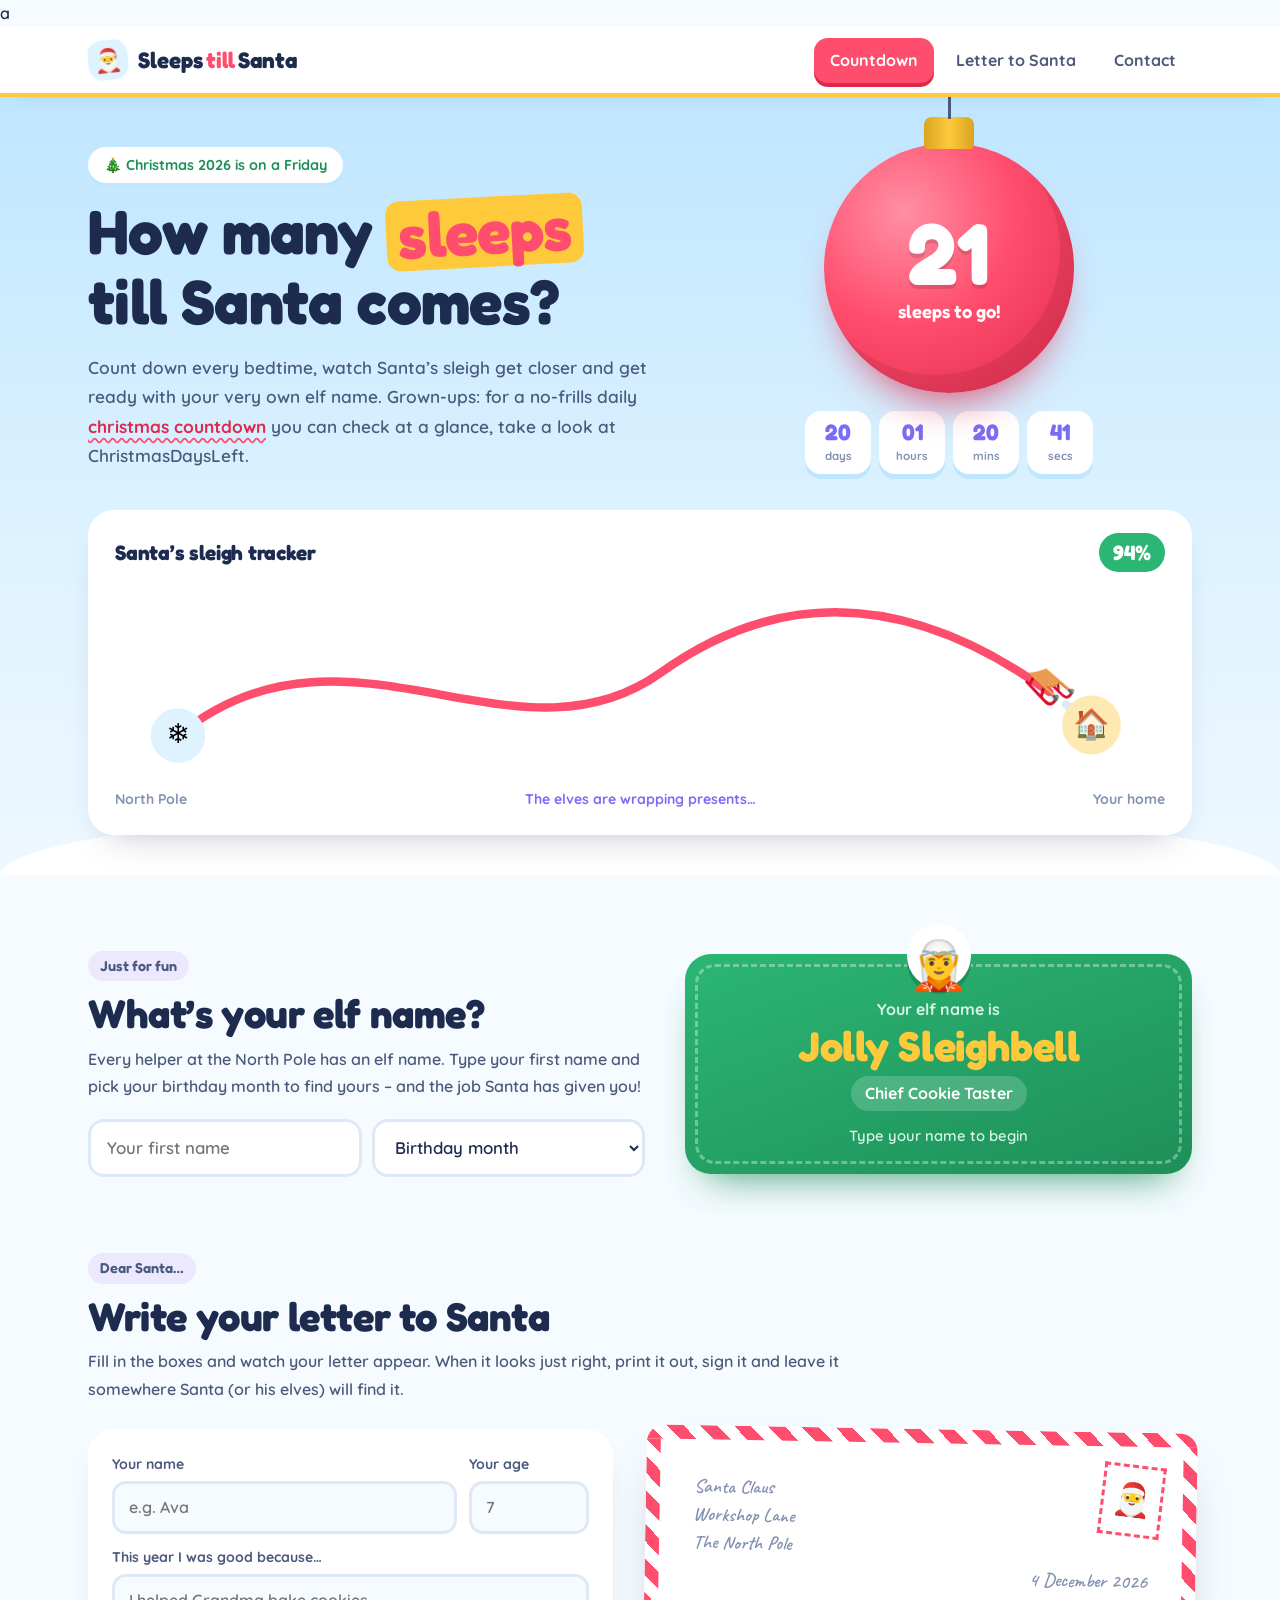
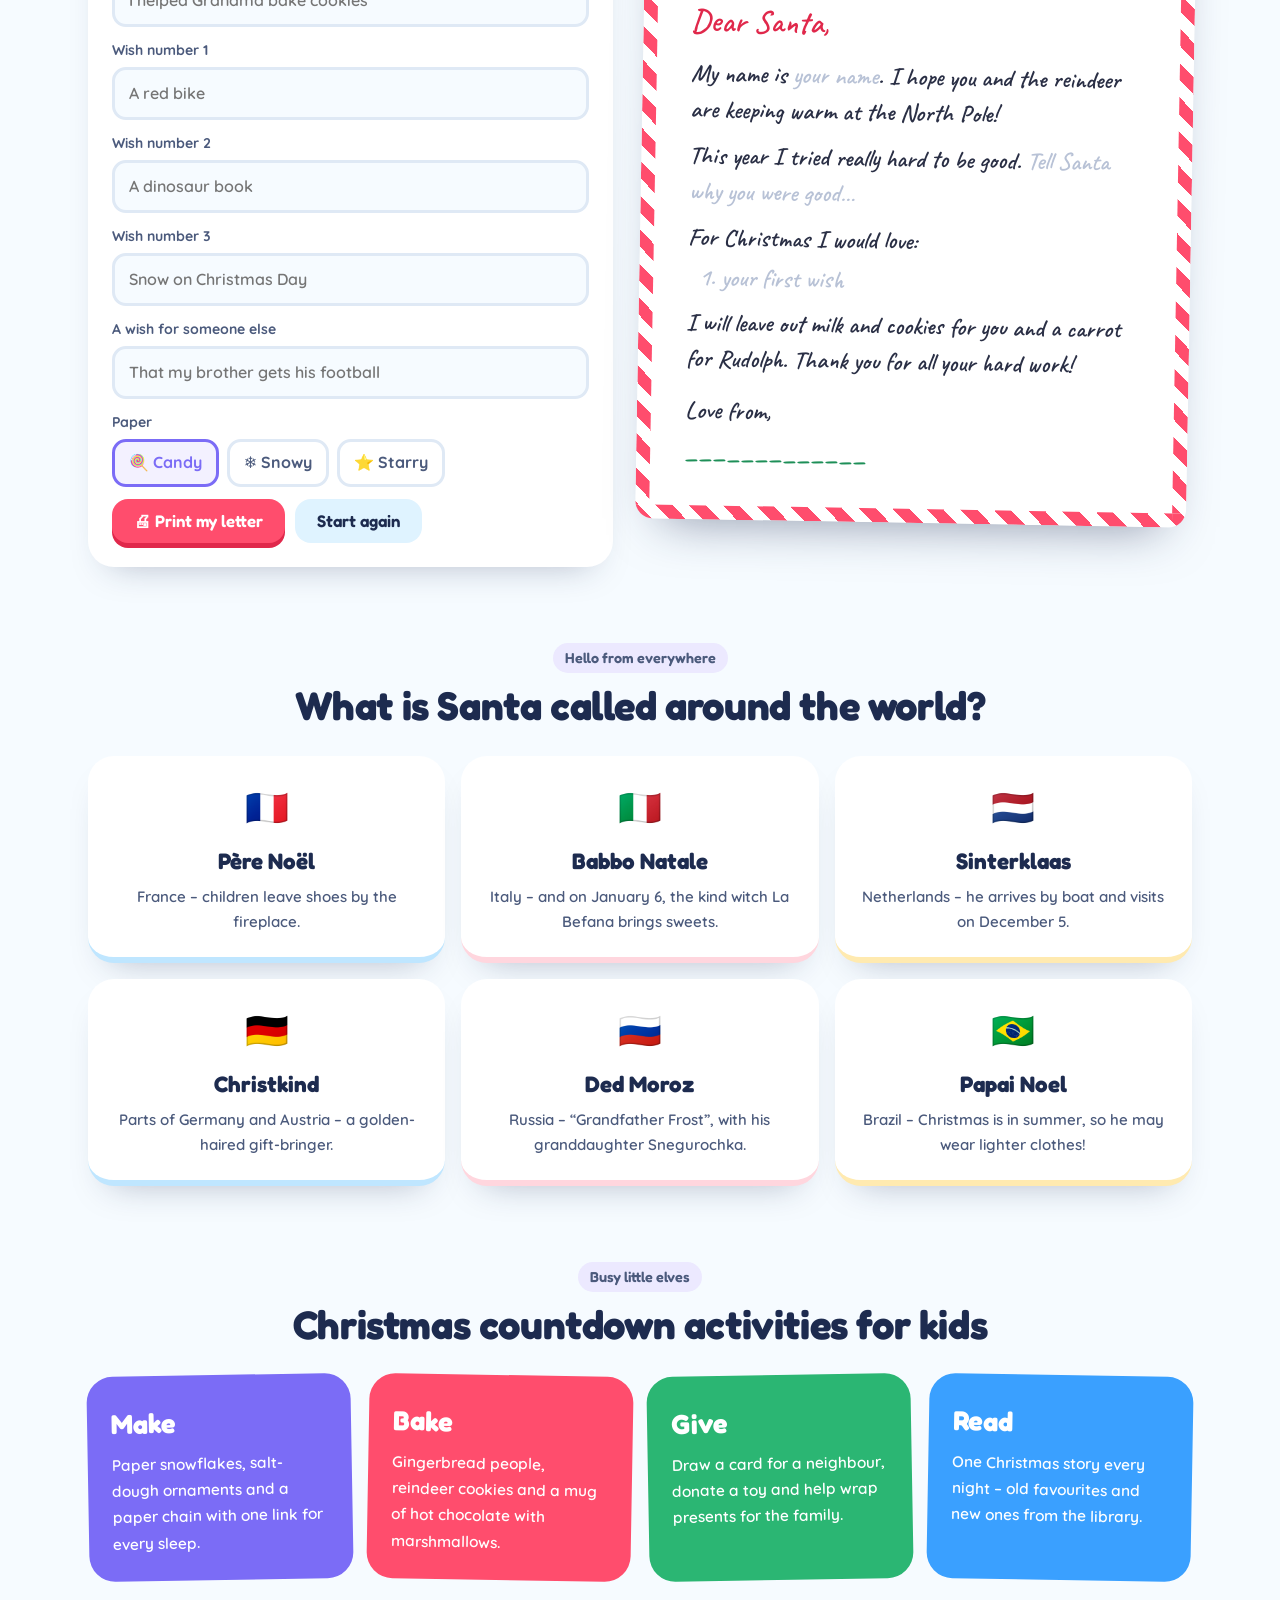
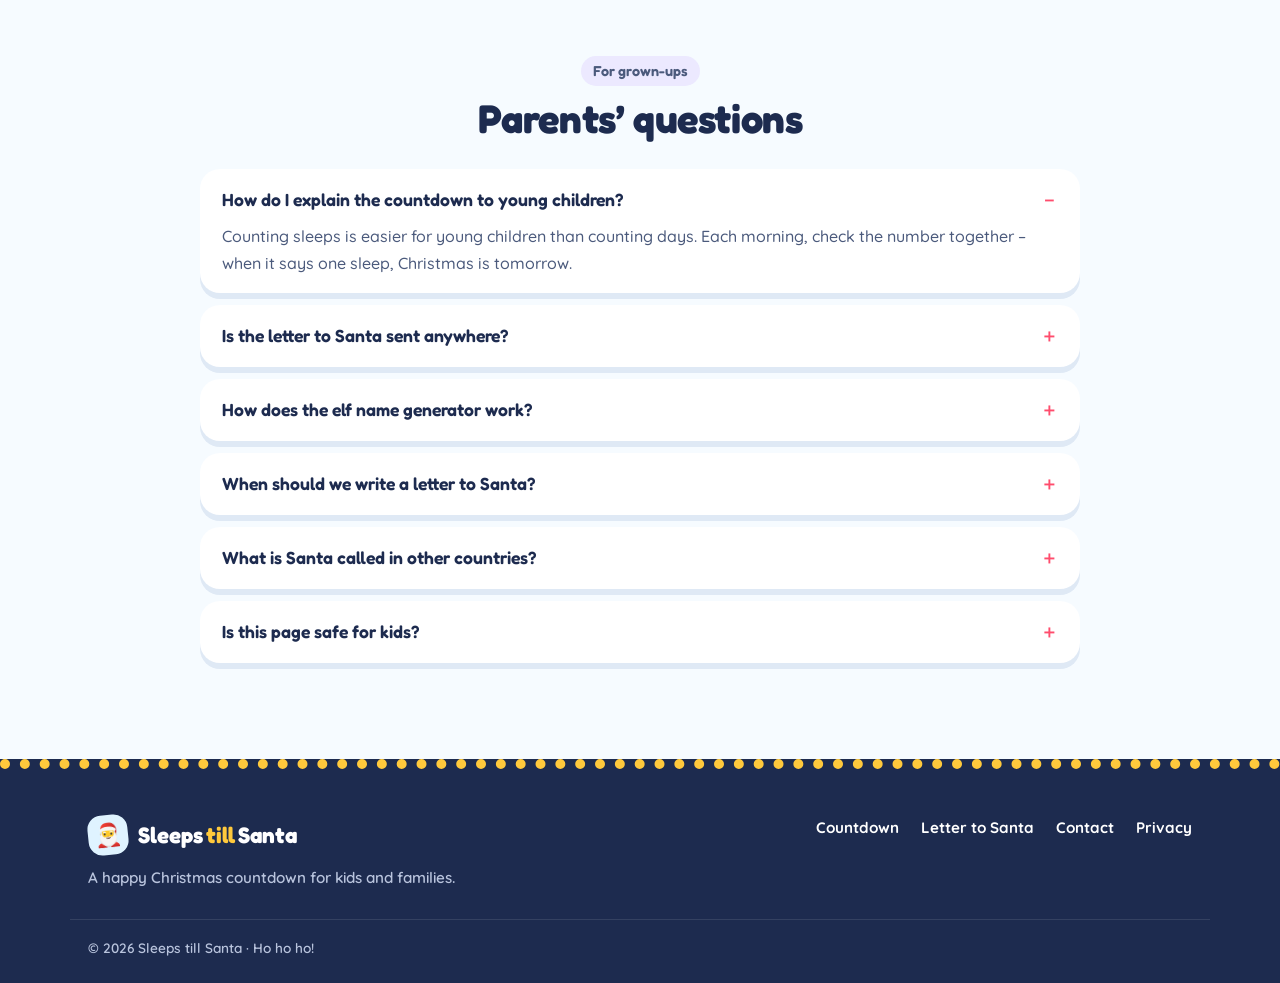
<file: index.html>
a<!DOCTYPE html>
<html lang="en">
<head>
  <meta name="google-site-verification" content="w9_uUhIf1NV_-6wSoS1DpTvdOVPDLYxh-dv7Px6ZcUs" />
<meta charset="UTF-8">
<meta name="viewport" content="width=device-width, initial-scale=1.0">
<title>Christmas Countdown for Kids – Sleeps, Santa’s Sleigh &amp; Letter to Santa</title>
<meta name="description" content="A fun Christmas countdown for kids: see how many sleeps are left, follow Santa’s sleigh, discover your elf name and write a printable letter to Santa – free and ad-free.">
<meta name="robots" content="index, follow">
<meta property="og:type" content="website">
<meta property="og:title" content="Christmas Countdown for Kids – Sleeps, Santa’s Sleigh &amp; Letter to Santa">
<meta property="og:description" content="Count the sleeps, find your elf name and write to Santa.">
<link rel="preconnect" href="https://fonts.googleapis.com">
<link rel="preconnect" href="https://fonts.gstatic.com" crossorigin>
<link href="https://fonts.googleapis.com/css2?family=Fredoka:wght@500;600;700&family=Quicksand:wght@500;600;700&family=Caveat:wght@600&display=swap" rel="stylesheet">
<link rel="stylesheet" href="style.css">

<script type="application/ld+json">
{
  "@context":"https://schema.org",
  "@graph":[
    {
      "@type":"WebApplication",
      "name":"Christmas Countdown for Kids",
      "applicationCategory":"LifestyleApplication",
      "operatingSystem":"Browser",
      "inLanguage":"en",
      "description":"Kid-friendly Christmas countdown with sleeps left, Santa’s sleigh progress, an elf name generator and a printable letter to Santa.",
      "offers":{"@type":"Offer","price":"0","priceCurrency":"USD"}
    },
    {
      "@type":"FAQPage",
      "mainEntity":[
        {"@type":"Question","name":"How do I explain the countdown to young children?","acceptedAnswer":{"@type":"Answer","text":"Counting sleeps is easier for young children than counting days. Each morning, check the number together – when it says one sleep, Christmas is tomorrow."}},
        {"@type":"Question","name":"Is the letter to Santa sent anywhere?","acceptedAnswer":{"@type":"Answer","text":"No. The letter is created and printed in your own browser and nothing is sent or saved online. Many families post the printed letter, pop it in the fireplace or leave it out on Christmas Eve."}},
        {"@type":"Question","name":"How does the elf name generator work?","acceptedAnswer":{"@type":"Answer","text":"Your elf name is made from the first letter of your name and the month of your birthday, so it is always the same – you can share it and compare with friends and family."}},
        {"@type":"Question","name":"When should we write a letter to Santa?","acceptedAnswer":{"@type":"Answer","text":"Many families write their letter at the start of December so there is plenty of time before Christmas Eve. If you want a reply through a national post office programme, check their deadline, which is often in early December."}},
        {"@type":"Question","name":"What is Santa called in other countries?","acceptedAnswer":{"@type":"Answer","text":"He is Père Noël in France, Babbo Natale in Italy and Sinterklaas in the Netherlands. In parts of Germany and Austria the Christkind brings the presents, and in Russia it is Ded Moroz."}},
        {"@type":"Question","name":"Is this page safe for kids?","acceptedAnswer":{"@type":"Answer","text":"Yes. There are no ads, no sign-ups and no chat features, and everything children type stays on the device."}}
      ]
    }
  ]
}
</script>
</head>
<body>

<header class="hd">
  <div class="wrap hd-in">
    <a href="#" class="logo" aria-label="Christmas Countdown for Kids home">
      <span class="logo-ic" aria-hidden="true">🎅</span>
      <span>Sleeps<b>till</b>Santa</span>
    </a>
    <button class="burger" aria-label="Menu" onclick="document.querySelector('.nav').classList.toggle('open')"><span></span><span></span></button>
    <nav class="nav">
      <a href="#" class="cur">Countdown</a>
      <a href="#letter">Letter to Santa</a>
      <a href="#contact">Contact</a>
    </nav>
  </div>
</header>

<section class="sky">
  <div class="clouds" aria-hidden="true"><i></i><i></i><i></i></div>
  <div class="wrap sky-in">
    <div class="sky-text">
      <span class="pill" id="pill">🎄 Christmas is on a Friday this year</span>
      <h1>How many <span>sleeps</span> till Santa comes?</h1>
      <p>Count down every bedtime, watch Santa’s sleigh get closer and get ready with your very own elf name. Grown-ups: for a no-frills daily <a href="https://christmasdaysleft.com/">christmas countdown</a> you can check at a glance, take a look at ChristmasDaysLeft.</p>
    </div>
    <div class="big-count" aria-live="polite">
      <div class="bauble"><b id="sleeps">50</b><span id="sleeps-l">sleeps to go!</span></div>
      <div class="mini">
        <div><b id="m-d">49</b><span>days</span></div>
        <div><b id="m-h">08</b><span>hours</span></div>
        <div><b id="m-m">00</b><span>mins</span></div>
        <div><b id="m-s">00</b><span>secs</span></div>
      </div>
    </div>
  </div>

  <!-- SLEIGH JOURNEY -->
  <div class="wrap journey">
    <div class="j-card">
      <div class="j-top"><h2>Santa’s sleigh tracker</h2><b id="j-pct">86%</b></div>
      <svg viewBox="0 0 1000 200" class="j-map" aria-label="Santa’s sleigh travelling from the North Pole to your home">
        <path id="j-path" d="M60 150 C 220 20, 380 190, 520 90 S 800 30, 930 140" class="j-route"/>
        <path id="j-done" d="M60 150 C 220 20, 380 190, 520 90 S 800 30, 930 140" class="j-route-done"/>
        <g transform="translate(60 150)"><circle r="26" class="pole"/><text y="7" text-anchor="middle" font-size="26">❄️</text></g>
        <g transform="translate(930 140)"><circle r="28" class="home"/><text y="9" text-anchor="middle" font-size="28">🏠</text></g>
        <g id="sleigh"><text text-anchor="middle" y="10" font-size="42" transform="scale(-1 1)">🛷</text></g>
      </svg>
      <div class="j-labels"><span>North Pole</span><span id="j-msg">Santa is checking his list…</span><span>Your home</span></div>
    </div>
  </div>
  <div class="ground" aria-hidden="true"></div>
</section>

<main>
  <!-- ===== ELF NAME ===== -->
  <section class="sec wrap elf">
    <div class="elf-text">
      <p class="kick">Just for fun</p>
      <h2>What’s your elf name?</h2>
      <p>Every helper at the North Pole has an elf name. Type your first name and pick your birthday month to find yours – and the job Santa has given you!</p>
      <div class="elf-form">
        <input type="text" id="e-name" placeholder="Your first name" maxlength="20" autocomplete="off" aria-label="First name">
        <select id="e-month" aria-label="Birthday month">
          <option value="">Birthday month</option>
          <option>January</option><option>February</option><option>March</option><option>April</option><option>May</option><option>June</option>
          <option>July</option><option>August</option><option>September</option><option>October</option><option>November</option><option>December</option>
        </select>
      </div>
    </div>
    <div class="elf-card" id="elf-card" aria-live="polite">
      <span class="elf-hat" aria-hidden="true">🧝</span>
      <p class="elf-pre">Your elf name is</p>
      <h3 id="e-out">Jolly Sleighbell</h3>
      <p class="elf-job" id="e-job">Chief Cookie Taster</p>
      <p class="elf-note" id="e-note">Type your name to begin</p>
    </div>
  </section>

  <!-- ===== LETTER ===== -->
  <section class="sec wrap" id="letter">
    <div class="sec-head"><p class="kick">Dear Santa…</p><h2>Write your letter to Santa</h2>
    <p>Fill in the boxes and watch your letter appear. When it looks just right, print it out, sign it and leave it somewhere Santa (or his elves) will find it.</p></div>
    <div class="letter-grid">
      <form class="l-form" onsubmit="return false">
        <label><span>Your name</span><input type="text" id="l-name" maxlength="24" placeholder="e.g. Ava"></label>
        <label><span>Your age</span><input type="number" id="l-age" min="1" max="15" placeholder="7"></label>
        <label class="wide"><span>This year I was good because…</span><input type="text" id="l-good" maxlength="80" placeholder="I helped Grandma bake cookies"></label>
        <label class="wide"><span>Wish number 1</span><input type="text" id="l-w1" maxlength="40" placeholder="A red bike"></label>
        <label class="wide"><span>Wish number 2</span><input type="text" id="l-w2" maxlength="40" placeholder="A dinosaur book"></label>
        <label class="wide"><span>Wish number 3</span><input type="text" id="l-w3" maxlength="40" placeholder="Snow on Christmas Day"></label>
        <label class="wide"><span>A wish for someone else</span><input type="text" id="l-other" maxlength="60" placeholder="That my brother gets his football"></label>
        <div class="wide paper-pick"><span>Paper</span>
          <div class="papers" id="l-paper"><button type="button" data-p="candy" class="on">🍭 Candy</button><button type="button" data-p="snow">❄️ Snowy</button><button type="button" data-p="gold">⭐ Starry</button></div>
        </div>
        <div class="wide l-btns">
          <button type="button" class="btn red" id="l-print">🖨 Print my letter</button>
          <button type="button" class="btn ghost" id="l-clear">Start again</button>
        </div>
      </form>
      <div class="letter candy" id="letter-paper" aria-live="polite">
        <div class="l-stamp" aria-hidden="true">🎅</div>
        <p class="l-to">Santa Claus<br>Workshop Lane<br>The North Pole</p>
        <p class="l-date" id="lp-date"></p>
        <div class="l-body" id="lp-body"></div>
      </div>
    </div>
  </section>

  <!-- ===== SANTA AROUND THE WORLD ===== -->
  <section class="sec wrap">
    <div class="sec-head center"><p class="kick">Hello from everywhere</p><h2>What is Santa called around the world?</h2></div>
    <div class="names">
      <article><span>🇫🇷</span><b>Père Noël</b><p>France – children leave shoes by the fireplace.</p></article>
      <article><span>🇮🇹</span><b>Babbo Natale</b><p>Italy – and on January 6, the kind witch La Befana brings sweets.</p></article>
      <article><span>🇳🇱</span><b>Sinterklaas</b><p>Netherlands – he arrives by boat and visits on December 5.</p></article>
      <article><span>🇩🇪</span><b>Christkind</b><p>Parts of Germany and Austria – a golden-haired gift-bringer.</p></article>
      <article><span>🇷🇺</span><b>Ded Moroz</b><p>Russia – “Grandfather Frost”, with his granddaughter Snegurochka.</p></article>
      <article><span>🇧🇷</span><b>Papai Noel</b><p>Brazil – Christmas is in summer, so he may wear lighter clothes!</p></article>
    </div>
  </section>

  <!-- ===== ACTIVITIES ===== -->
  <section class="sec wrap">
    <div class="sec-head center"><p class="kick">Busy little elves</p><h2>Christmas countdown activities for kids</h2></div>
    <div class="acts">
      <div class="act a1"><b>Make</b><p>Paper snowflakes, salt-dough ornaments and a paper chain with one link for every sleep.</p></div>
      <div class="act a2"><b>Bake</b><p>Gingerbread people, reindeer cookies and a mug of hot chocolate with marshmallows.</p></div>
      <div class="act a3"><b>Give</b><p>Draw a card for a neighbour, donate a toy and help wrap presents for the family.</p></div>
      <div class="act a4"><b>Read</b><p>One Christmas story every night – old favourites and new ones from the library.</p></div>
    </div>
  </section>

  <!-- ===== FAQ ===== -->
  <section class="sec wrap">
    <div class="sec-head center"><p class="kick">For grown-ups</p><h2>Parents’ questions</h2></div>
    <div class="faq">
      <details open><summary>How do I explain the countdown to young children?</summary><p>Counting sleeps is easier for young children than counting days. Each morning, check the number together – when it says one sleep, Christmas is tomorrow.</p></details>
      <details><summary>Is the letter to Santa sent anywhere?</summary><p>No. The letter is created and printed in your own browser and nothing is sent or saved online. Many families post the printed letter, pop it in the fireplace or leave it out on Christmas Eve.</p></details>
      <details><summary>How does the elf name generator work?</summary><p>Your elf name is made from the first letter of your name and the month of your birthday, so it is always the same – you can share it and compare with friends and family.</p></details>
      <details><summary>When should we write a letter to Santa?</summary><p>Many families write their letter at the start of December so there is plenty of time before Christmas Eve. If you want a reply through a national post office programme, check their deadline, which is often in early December.</p></details>
      <details><summary>What is Santa called in other countries?</summary><p>He is Père Noël in France, Babbo Natale in Italy and Sinterklaas in the Netherlands. In parts of Germany and Austria the Christkind brings the presents, and in Russia it is Ded Moroz.</p></details>
      <details><summary>Is this page safe for kids?</summary><p>Yes. There are no ads, no sign-ups and no chat features, and everything children type stays on the device.</p></details>
    </div>
  </section>
</main>

<footer class="ft" id="contact">
  <div class="wrap ft-in">
    <div>
      <span class="logo light"><span class="logo-ic" aria-hidden="true">🎅</span><span>Sleeps<b>till</b>Santa</span></span>
      <p>A happy Christmas countdown for kids and families.</p>
    </div>
    <nav>
      <a href="#">Countdown</a>
      <a href="#letter">Letter to Santa</a>
      <a href="#">Contact</a>
      <a href="#">Privacy</a>
    </nav>
  </div>
  <p class="wrap ft-copy">© <span id="yr"></span> Sleeps till Santa · Ho ho ho!</p>
</footer>

<script>
(function(){
  var $=function(id){return document.getElementById(id);};
  var DAYS=['Sunday','Monday','Tuesday','Wednesday','Thursday','Friday','Saturday'];
  var MONTHS=['January','February','March','April','May','June','July','August','September','October','November','December'];
  function pad(n){return String(n).padStart(2,'0');}
  function dOnly(d){return new Date(d.getFullYear(),d.getMonth(),d.getDate());}
  function xYear(n){return (n.getMonth()===11&&n.getDate()>25)?n.getFullYear()+1:n.getFullYear();}
  function esc(s){return String(s).replace(/[&<>"']/g,function(c){return {'&':'&amp;','<':'&lt;','>':'&gt;','"':'&quot;',"'":'&#39;'}[c];});}

  /* ---------- Countdown + sleigh ---------- */
  var path=$('j-path'), done=$('j-done'), L=path.getTotalLength();
  done.style.strokeDasharray=L;
  function tick(){
    var n=new Date(), y=xYear(n), t=new Date(y,11,25), isX=n.getMonth()===11&&n.getDate()===25;
    var ms=Math.max(0,t-n), s=isX?0:Math.round((t-dOnly(n))/864e5);
    $('pill').textContent='🎄 Christmas '+y+' is on a '+DAYS[t.getDay()];
    $('sleeps').textContent=isX?'🎁':s;
    $('sleeps-l').textContent=isX?'Merry Christmas!':(s===1?'sleep to go!':'sleeps to go!');
    $('m-d').textContent=Math.floor(ms/864e5); $('m-h').textContent=pad(Math.floor(ms%864e5/36e5)); $('m-m').textContent=pad(Math.floor(ms%36e5/6e4)); $('m-s').textContent=pad(Math.floor(ms%6e4/1e3));
    var st=new Date(y-1,11,26), pct=isX?1:Math.min(1,Math.max(0,(n-st)/(t-st)));
    var pt=path.getPointAtLength(L*pct);
    $('sleigh').setAttribute('transform','translate('+pt.x.toFixed(1)+' '+pt.y.toFixed(1)+')');
    done.style.strokeDashoffset=L*(1-pct);
    $('j-pct').textContent=Math.floor(pct*100)+'%';
    $('j-msg').textContent=isX?'Santa has landed! 🎉':(s<=1?'Santa is on his way tonight!':(s<=7?'The reindeer are warming up…':(s<=24?'The elves are wrapping presents…':'Santa is checking his list…')));
  }

  /* ---------- Elf name ---------- */
  var FIRST={A:'Sparkle',B:'Jingle',C:'Twinkle',D:'Snowy',E:'Merry',F:'Frosty',G:'Glitter',H:'Holly',I:'Icicle',J:'Jolly',K:'Kringle',L:'Tinsel',M:'Mistletoe',N:'Nutmeg',O:'Ornament',P:'Peppermint',Q:'Quilly',R:'Ribbon',S:'Sugarplum',T:'Toffee',U:'Upsy',V:'Velvet',W:'Wiggles',X:'Xylo',Y:'Yule',Z:'Zippy'};
  var LAST=['Snowflake','Gingersnap','Candycane','Cocoabean','Sprinkles','Pinecone','Twinkletoes','Mittens','Starlight','Cookiecrumb','Bellringer','Sleighbell'];
  var JOBS=['Chief Cookie Taster','Reindeer Snack Chef','Toy Painter','Wrapping Wizard','Sleigh Polisher','Nice List Checker','Snowball Inspector','Jingle Bell Tuner','Stocking Stuffer','Workshop DJ'];
  function elf(){
    var nm=$('e-name').value.trim(), mo=$('e-month').selectedIndex-1, L1=(nm.match(/[A-Za-z]/)||[''])[0].toUpperCase();
    if(!nm){ $('e-out').textContent='Jolly Sleighbell'; $('e-job').textContent='Chief Cookie Taster'; $('e-note').textContent='Type your name to begin'; $('elf-card').classList.remove('done'); return; }
    if(mo<0){ $('e-note').textContent='Now pick your birthday month'; $('e-out').textContent=(FIRST[L1]||'Jolly')+' …'; $('e-job').textContent='Job coming soon!'; return; }
    $('e-out').textContent=(FIRST[L1]||'Jolly')+' '+LAST[mo];
    var sum=0; for(var i=0;i<nm.length;i++) sum+=nm.toLowerCase().charCodeAt(i);
    $('e-job').textContent=JOBS[(sum+mo)%JOBS.length];
    $('e-note').textContent='Welcome to the workshop, '+nm+'! ✨';
    var c=$('elf-card'); c.classList.remove('done'); void c.offsetWidth; c.classList.add('done');
  }
  $('e-name').addEventListener('input',elf); $('e-month').addEventListener('change',elf);

  /* ---------- Letter to Santa ---------- */
  var F=['l-name','l-age','l-good','l-w1','l-w2','l-w3','l-other'];
  function v(id){return esc($(id).value.trim());}
  function letter(){
    var n=new Date();
    $('lp-date').textContent=n.getDate()+' '+MONTHS[n.getMonth()]+' '+n.getFullYear();
    var name=v('l-name')||'<span class="ph">your name</span>', age=v('l-age');
    var wishes=['l-w1','l-w2','l-w3'].map(v).filter(Boolean);
    var html='<p class="hi">Dear Santa,</p>'
      +'<p>My name is '+name+(age?' and I am '+age+' years old':'')+'. I hope you and the reindeer are keeping warm at the North Pole!</p>'
      +'<p>This year I tried really hard to be good. '+(v('l-good')?'I was good because '+v('l-good')+'.':'<span class="ph">Tell Santa why you were good…</span>')+'</p>'
      +'<p>For Christmas I would love:</p>'
      +(wishes.length?'<ol>'+wishes.map(function(w){return '<li>'+w+'</li>';}).join('')+'</ol>':'<ol><li class="ph">your first wish</li></ol>')
      +(v('l-other')?'<p>I also have a wish for someone else: '+v('l-other')+'.</p>':'')
      +'<p>I will leave out milk and cookies for you and a carrot for Rudolph. Thank you for all your hard work!</p>'
      +'<p class="sign">Love from,<br><span>'+(v('l-name')||'_____________')+'</span></p>';
    $('lp-body').innerHTML=html;
  }
  F.forEach(function(id){ $(id).addEventListener('input',letter); });
  document.querySelectorAll('#l-paper button').forEach(function(b){ b.addEventListener('click',function(){ document.querySelectorAll('#l-paper button').forEach(function(x){x.classList.toggle('on',x===b);}); $('letter-paper').className='letter '+b.dataset.p; }); });
  $('l-print').addEventListener('click',function(){ document.body.classList.add('printing'); window.print(); setTimeout(function(){document.body.classList.remove('printing');},500); });
  $('l-clear').addEventListener('click',function(){ F.forEach(function(id){ $(id).value=''; }); letter(); });

  document.querySelectorAll('.nav a').forEach(function(a){a.addEventListener('click',function(){document.querySelector('.nav').classList.remove('open');});});
  $('yr').textContent=new Date().getFullYear();
  tick(); setInterval(tick,1000); elf(); letter();
})();
</script>
</body>
</html>
</file>
<file: style.css>
:root{
  --sky:#dff3ff; --sky-2:#bfe6ff; --snow:#ffffff; --bg:#f6fbff;
  --red:#ff4d6d; --red-d:#e0284b; --green:#2bb673; --green-d:#1e8f58; --yellow:#ffc93c; --purple:#7b6cf6; --blue:#3aa0ff;
  --ink:#1d2b4f; --ink-2:#4b5a7c; --muted:#8392b0; --line:#dfe9f5;
  --r:26px; --shadow:0 18px 36px -22px rgba(29,43,79,.35);
}
*{box-sizing:border-box;margin:0;padding:0}
html{scroll-behavior:smooth;scroll-padding-top:80px}
body{font-family:'Quicksand',system-ui,sans-serif;background:var(--bg);color:var(--ink);line-height:1.7;-webkit-font-smoothing:antialiased;font-weight:600}
a{color:var(--red-d)}
.wrap{max-width:1140px;margin:0 auto;padding:0 18px}
h1,h2,h3{font-family:'Fredoka',system-ui,sans-serif;font-weight:700;line-height:1.12;letter-spacing:-.01em}
h2{font-size:clamp(1.7rem,3.4vw,2.5rem);margin-bottom:10px}

/* ---------- Header ---------- */
.hd{position:sticky;top:0;z-index:60;background:#fff;border-bottom:4px solid var(--yellow);box-shadow:0 6px 20px -16px rgba(29,43,79,.4)}
.hd-in{display:flex;align-items:center;justify-content:space-between;height:66px}
.logo{display:flex;align-items:center;gap:10px;text-decoration:none;font-family:'Fredoka',sans-serif;font-weight:700;font-size:1.4rem;color:var(--ink)}
.logo b{color:var(--red);font-weight:700;margin:0 3px}
.logo.light{color:#fff} .logo.light b{color:var(--yellow)}
.logo-ic{width:40px;height:40px;border-radius:14px;background:var(--sky);display:grid;place-items:center;font-size:1.4rem;transform:rotate(-6deg)}
.nav{display:flex;gap:6px}
.nav a{color:var(--ink-2);text-decoration:none;font-weight:700;padding:9px 16px;border-radius:14px;transition:.2s}
.nav a:hover{background:var(--sky)}
.nav a.cur{background:var(--red);color:#fff;box-shadow:0 4px 0 var(--red-d)}
.burger{display:none;background:none;border:0;cursor:pointer;padding:10px}
.burger span{display:block;width:24px;height:3px;border-radius:3px;background:var(--ink);margin:6px 0}

/* ---------- Sky hero ---------- */
.sky{position:relative;background:linear-gradient(180deg,var(--sky-2) 0%,var(--sky) 60%,#eef8ff 100%);padding:46px 0 0;overflow:hidden}
.clouds i{position:absolute;background:#fff;border-radius:999px;opacity:.85;animation:drift 40s linear infinite}
.clouds i::before,.clouds i::after{content:"";position:absolute;background:#fff;border-radius:50%}
.clouds i:nth-child(1){width:160px;height:44px;top:40px;left:-200px}
.clouds i:nth-child(2){width:220px;height:56px;top:120px;left:-300px;animation-duration:55s;animation-delay:-20s}
.clouds i:nth-child(3){width:130px;height:36px;top:220px;left:-180px;animation-duration:48s;animation-delay:-35s}
.clouds i::before{width:60%;height:150%;left:15%;top:-60%} .clouds i::after{width:40%;height:120%;right:12%;top:-40%}
@keyframes drift{to{transform:translateX(calc(100vw + 400px))}}
.sky-in{position:relative;display:grid;grid-template-columns:1.2fr 1fr;gap:36px;align-items:center}
.pill{display:inline-block;background:#fff;border-radius:999px;padding:6px 16px;font-weight:700;font-size:.9rem;color:var(--green-d);box-shadow:0 4px 0 var(--sky-2)}
.sky h1{font-size:clamp(2.2rem,5.4vw,3.9rem);margin-top:14px}
.sky h1 span{color:var(--red);display:inline-block;transform:rotate(-3deg);background:var(--yellow);padding:0 12px;border-radius:14px}
.sky-text p{margin-top:16px;font-size:1.08rem;color:var(--ink-2);max-width:560px}
.sky-text a{color:var(--red-d);font-weight:700;text-decoration:underline wavy var(--red);text-underline-offset:5px}
.big-count{display:flex;flex-direction:column;align-items:center;gap:18px}
.bauble{position:relative;width:250px;height:250px;border-radius:50%;background:radial-gradient(circle at 32% 28%,#ff8fa3 0%,var(--red) 45%,var(--red-d) 100%);color:#fff;display:flex;flex-direction:column;align-items:center;justify-content:center;box-shadow:0 26px 40px -20px rgba(224,40,75,.8),inset -14px -18px 0 rgba(0,0,0,.08);animation:swing 4s ease-in-out infinite;transform-origin:50% -60px}
.bauble::before{content:"";position:absolute;top:-26px;width:50px;height:32px;background:linear-gradient(90deg,#d9a520,var(--yellow),#d9a520);border-radius:8px 8px 4px 4px}
.bauble::after{content:"";position:absolute;top:-70px;width:3px;height:46px;background:var(--ink-2)}
@keyframes swing{50%{transform:rotate(4deg)}0%,100%{transform:rotate(-4deg)}}
.bauble b{font-family:'Fredoka',sans-serif;font-size:5.4rem;line-height:1;text-shadow:0 4px 0 rgba(0,0,0,.12)}
.bauble span{font-family:'Fredoka',sans-serif;font-size:1.15rem}
.mini{display:flex;gap:8px}
.mini div{background:#fff;border-radius:16px;padding:8px 12px;min-width:66px;text-align:center;box-shadow:0 5px 0 var(--sky-2)}
.mini b{display:block;font-family:'Fredoka',sans-serif;font-size:1.4rem;line-height:1.2;color:var(--purple);font-variant-numeric:tabular-nums}
.mini span{font-size:.72rem;color:var(--muted);font-weight:700}

.journey{position:relative;margin-top:36px;z-index:2}
.j-card{background:#fff;border-radius:var(--r);padding:20px 24px;box-shadow:var(--shadow);border:3px solid #fff}
.j-top{display:flex;justify-content:space-between;align-items:center}
.j-top h2{font-size:1.3rem;margin:0}
.j-top b{font-family:'Fredoka',sans-serif;font-size:1.3rem;color:#fff;background:var(--green);padding:2px 14px;border-radius:999px}
.j-map{width:100%;height:auto;display:block;margin-top:6px}
.j-route{fill:none;stroke:var(--line);stroke-width:8;stroke-dasharray:4 14;stroke-linecap:round}
.j-route-done{fill:none;stroke:var(--red);stroke-width:8;stroke-linecap:round;transition:stroke-dashoffset .8s}
.pole{fill:var(--sky)} .home{fill:#ffe9b3}
#sleigh{transition:transform .8s}
.j-labels{display:flex;justify-content:space-between;gap:10px;font-size:.88rem;color:var(--muted);font-weight:700}
#j-msg{color:var(--purple);text-align:center}
.ground{height:70px;background:#fff;margin-top:-30px;border-radius:50% 50% 0 0/100% 100% 0 0;position:relative;z-index:1}

/* ---------- Sections ---------- */
.sec{padding:76px 18px 0}
.sec-head{max-width:760px;margin-bottom:26px}
.sec-head.center{text-align:center;margin:0 auto 28px}
.sec-head p{color:var(--ink-2)}
.kick{display:inline-block;font-family:'Fredoka',sans-serif;font-weight:600;font-size:.9rem;color:var(--purple);background:#ece9ff;padding:3px 12px;border-radius:999px;margin-bottom:10px}

.elf{display:grid;grid-template-columns:1.1fr 1fr;gap:40px;align-items:center}
.elf-text p{color:var(--ink-2)}
.elf-form{display:flex;gap:10px;margin-top:18px;flex-wrap:wrap}
.elf-form input,.elf-form select{flex:1;min-width:180px;border:3px solid var(--line);border-radius:16px;padding:12px 16px;font:inherit;font-size:1.05rem;color:var(--ink);background:#fff}
.elf-form input:focus,.elf-form select:focus{outline:none;border-color:var(--green)}
.elf-card{position:relative;background:linear-gradient(160deg,var(--green),var(--green-d));color:#fff;border-radius:var(--r);padding:34px 26px 26px;text-align:center;box-shadow:0 22px 40px -22px rgba(30,143,88,.9)}
.elf-card::before{content:"";position:absolute;inset:10px;border:3px dashed rgba(255,255,255,.35);border-radius:20px;pointer-events:none}
.elf-hat{position:absolute;top:-30px;left:50%;transform:translateX(-50%);font-size:3rem;background:#fff;border-radius:50%;width:64px;height:64px;display:grid;place-items:center;box-shadow:0 6px 0 var(--green-d)}
.elf-pre{font-weight:700;color:#d6f5e6;margin-top:8px}
.elf-card h3{font-size:clamp(1.9rem,4vw,2.6rem);color:var(--yellow)}
.elf-job{display:inline-block;margin-top:6px;background:rgba(255,255,255,.18);padding:4px 14px;border-radius:999px;font-weight:700}
.elf-note{margin-top:12px;font-size:.92rem;color:#d6f5e6}
.elf-card.done h3{animation:pop .5s ease}
@keyframes pop{40%{transform:scale(1.12)}}

.letter-grid{display:grid;grid-template-columns:1fr 1.05fr;gap:28px;align-items:start}
.l-form{display:grid;grid-template-columns:1fr 120px;gap:12px;background:#fff;border-radius:var(--r);padding:24px;box-shadow:var(--shadow)}
.l-form label{display:flex;flex-direction:column;gap:4px;min-width:0}
.letter-grid>*{min-width:0}
.l-form .wide{grid-column:1/-1}
.l-form label span,.paper-pick>span{font-weight:700;font-size:.88rem;color:var(--ink-2)}
.l-form input{width:100%;min-width:0;border:3px solid var(--line);border-radius:14px;padding:10px 14px;font:inherit;color:var(--ink);background:var(--bg)}
.l-form input:focus{outline:none;border-color:var(--blue);background:#fff}
.papers{display:flex;gap:8px;flex-wrap:wrap;margin-top:4px}
.papers button{border:3px solid var(--line);background:#fff;border-radius:14px;padding:7px 14px;font:inherit;font-weight:700;cursor:pointer;color:var(--ink-2)}
.papers button.on{border-color:var(--purple);color:var(--purple);background:#f3f1ff}
.l-btns{display:flex;gap:10px;flex-wrap:wrap}
.btn{border:0;font-family:'Fredoka',sans-serif;font-weight:600;font-size:1.05rem;padding:12px 22px;border-radius:16px;cursor:pointer;transition:.15s}
.btn.red{background:var(--red);color:#fff;box-shadow:0 5px 0 var(--red-d)}
.btn.red:hover{transform:translateY(-1px)}
.btn.red:active{transform:translateY(3px);box-shadow:0 2px 0 var(--red-d)}
.btn.ghost{background:var(--sky);color:var(--ink)}

.letter{position:relative;border-radius:18px;padding:34px 34px 30px;min-height:520px;box-shadow:0 26px 50px -26px rgba(29,43,79,.5);font-family:'Caveat',cursive;font-size:1.55rem;line-height:1.45;color:#2a2f45;transform:rotate(1deg)}
.letter.candy{background:repeating-linear-gradient(-45deg,#fff 0 18px,#fff 18px 20px),#fff;border:14px solid transparent;border-image:repeating-linear-gradient(45deg,var(--red) 0 12px,#fff 12px 24px) 14}
.letter.snow{background:linear-gradient(180deg,#f2f9ff,#fff);border:3px solid var(--sky-2);background-image:radial-gradient(#cfe7fb 2px,transparent 2.5px);background-size:28px 28px}
.letter.gold{background:#fffdf3;border:4px double #e2b93b;background-image:radial-gradient(circle,#f3d77a 1.5px,transparent 2px);background-size:34px 34px}
.l-stamp{position:absolute;top:18px;right:20px;width:62px;height:72px;background:#fff;border:3px dashed var(--red);display:grid;place-items:center;font-size:2rem;transform:rotate(6deg)}
.l-to{font-size:1.2rem;color:var(--muted)}
.l-date{text-align:right;font-size:1.2rem;color:var(--muted);margin-top:4px}
.l-body p{margin-top:10px}
.l-body .hi{font-size:2rem;color:var(--red-d)}
.l-body ol{margin:4px 0 0 34px}
.l-body .ph{color:#b8c2d6}
.l-body .sign{margin-top:16px}
.l-body .sign span{font-size:2rem;color:var(--green-d)}

.names{display:grid;grid-template-columns:repeat(3,1fr);gap:16px}
.names article{background:#fff;border-radius:var(--r);padding:22px;box-shadow:var(--shadow);text-align:center;border-bottom:6px solid var(--sky-2)}
.names article:nth-child(3n+2){border-bottom-color:#ffd6de}
.names article:nth-child(3n+3){border-bottom-color:#ffeab0}
.names span{font-size:2.2rem}
.names b{display:block;font-family:'Fredoka',sans-serif;font-size:1.4rem;color:var(--ink);margin:4px 0}
.names p{font-size:.94rem;color:var(--ink-2)}

.acts{display:grid;grid-template-columns:repeat(4,1fr);gap:16px}
.act{border-radius:var(--r);padding:24px;color:#fff;transform:rotate(-1deg)}
.act:nth-child(even){transform:rotate(1deg)}
.act b{display:block;font-family:'Fredoka',sans-serif;font-size:1.7rem;margin-bottom:6px}
.act p{font-size:.96rem}
.a1{background:var(--purple)} .a2{background:var(--red)} .a3{background:var(--green)} .a4{background:var(--blue)}

.faq{display:grid;gap:12px;max-width:880px;margin:0 auto}
.faq details{background:#fff;border-radius:20px;padding:16px 22px;box-shadow:0 6px 0 var(--line)}
.faq summary{cursor:pointer;font-family:'Fredoka',sans-serif;font-weight:600;font-size:1.1rem;list-style:none;display:flex;justify-content:space-between;gap:12px}
.faq summary::-webkit-details-marker{display:none}
.faq summary::after{content:"＋";color:var(--red)}
.faq details[open] summary::after{content:"－"}
.faq details p{margin-top:8px;color:var(--ink-2);font-weight:500}

/* ---------- Footer ---------- */
.ft{background:var(--ink);color:#b9c4dd;margin-top:96px;padding:46px 0 24px;font-size:.95rem;border-top:10px dotted var(--yellow)}
.ft-in{display:flex;justify-content:space-between;gap:30px;flex-wrap:wrap}
.ft-in p{margin-top:10px}
.ft nav{display:flex;flex-wrap:wrap;gap:8px 22px}
.ft nav a{color:#fff;text-decoration:none;font-weight:700}
.ft nav a:hover{color:var(--yellow)}
.ft-copy{margin-top:28px;padding-top:16px;border-top:1px solid rgba(255,255,255,.1);font-size:.85rem}

/* ---------- Responsive ---------- */
@media (max-width:980px){
  .sky-in,.elf,.letter-grid{grid-template-columns:1fr}
  .names{grid-template-columns:1fr 1fr}
  .acts{grid-template-columns:1fr 1fr}
}
@media (max-width:620px){
  .burger{display:block}
  .nav{display:none;position:absolute;top:70px;left:0;right:0;background:#fff;flex-direction:column;padding:10px 18px 16px;border-bottom:4px solid var(--yellow)}
  .nav.open{display:flex}
  .big-count{margin-top:70px}
  .bauble{width:200px;height:200px}
  .bauble b{font-size:4.4rem}
  .mini div{min-width:0;padding:8px 10px}
  .j-labels{font-size:.76rem}
  .names,.acts{grid-template-columns:1fr}
  .letter{padding:24px 20px;font-size:1.35rem;min-height:0}
  .l-stamp{width:48px;height:56px;font-size:1.5rem}
  .l-form{grid-template-columns:1fr 90px;padding:18px}
}
@media (prefers-reduced-motion:reduce){ .bauble,.clouds i{animation:none} }

/* ---------- Print: letter only ---------- */
@media print{
  body *{visibility:hidden}
  #letter-paper,#letter-paper *{visibility:visible}
  #letter-paper{position:absolute;left:0;top:0;width:100%;transform:none;box-shadow:none;min-height:0;-webkit-print-color-adjust:exact;print-color-adjust:exact}
}
</file>
